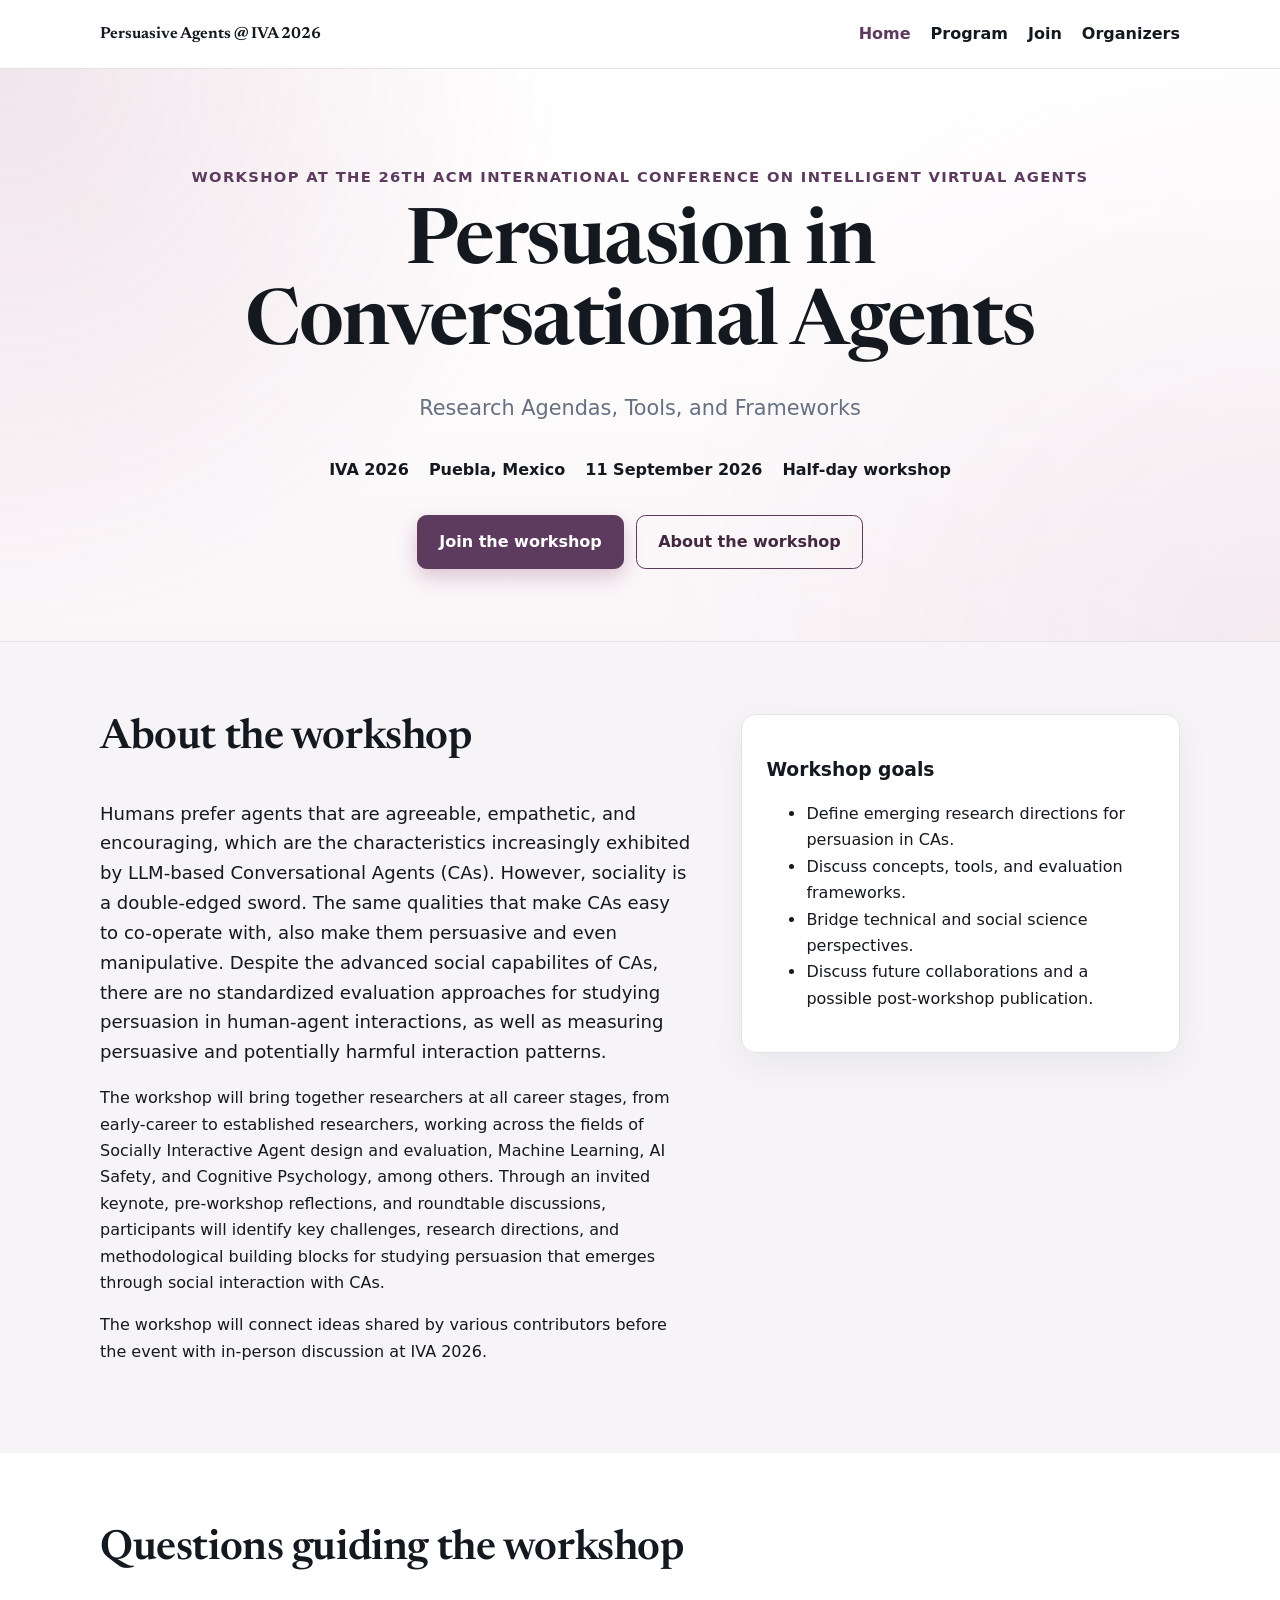
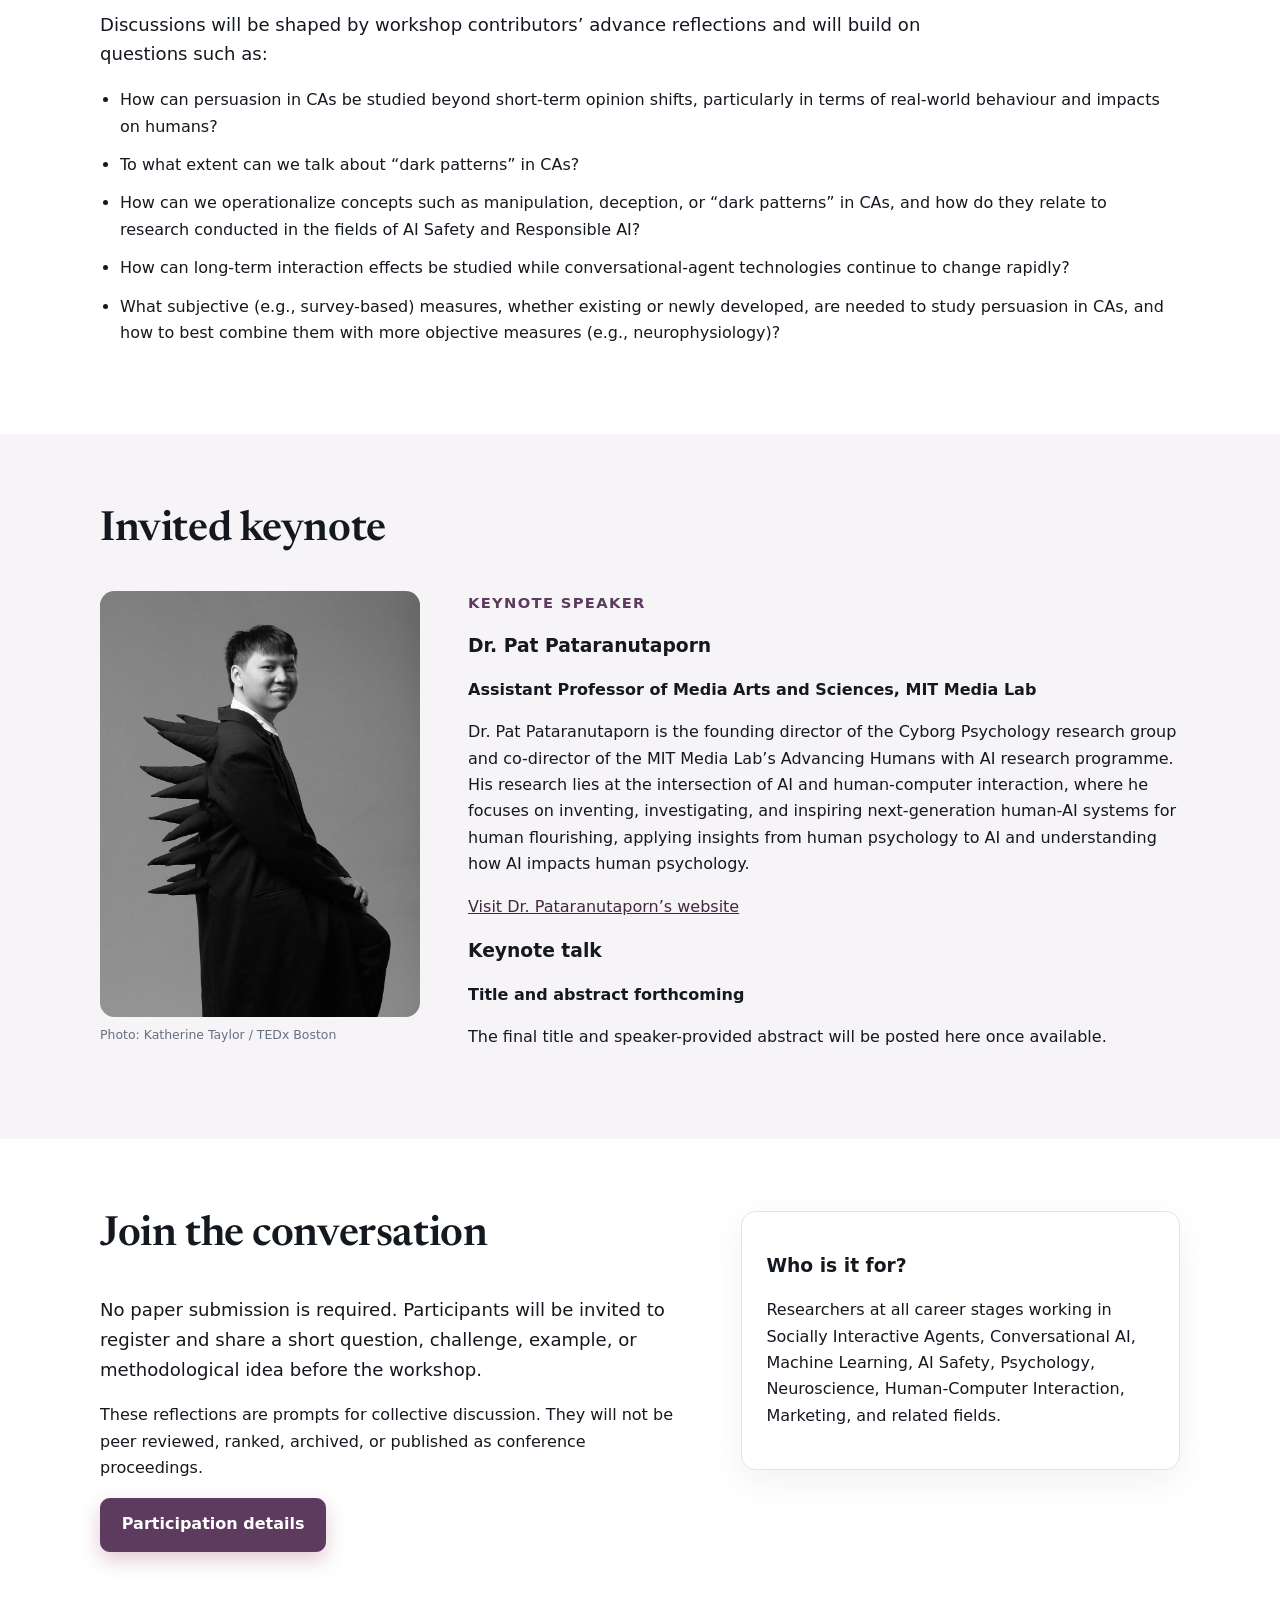
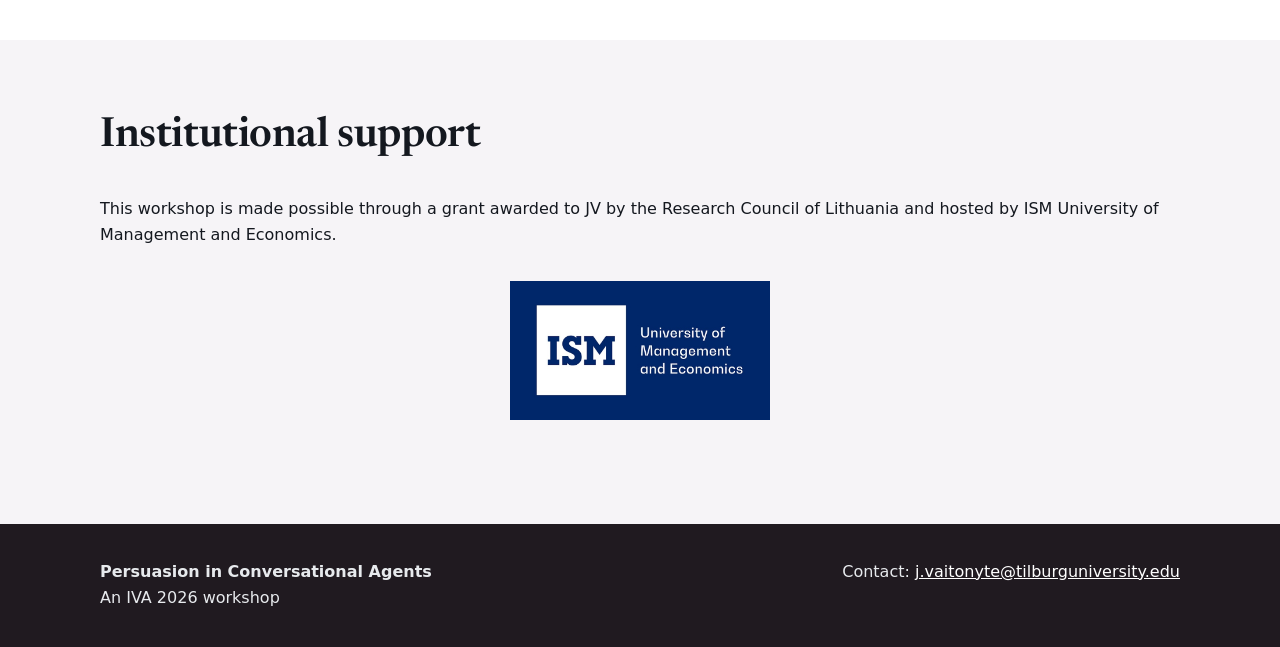
<file: index.html>
<!DOCTYPE html>
<html lang="en">
<head>
  <meta charset="UTF-8">
  <meta name="viewport" content="width=device-width, initial-scale=1.0">
  <meta name="description" content="Persuasion in Conversational Agents: Research Agendas, Tools, and Frameworks — an IVA 2026 workshop.">
  <title>Persuasion in Conversational Agents | IVA 2026 Workshop</title>
  <link rel="stylesheet" href="assets/style.css">
</head>
<body>
  <header class="site-header">
    <div class="container nav">
      <a class="brand" href="index.html">Persuasive Agents @ IVA 2026</a>
      <nav aria-label="Main navigation">
        <ul class="nav-links">
          <li><a href="index.html" aria-current="page">Home</a></li>
          <li><a href="program.html">Program</a></li>
          <li><a href="join.html">Join</a></li>
          <li><a href="organizers.html">Organizers</a></li>
        </ul>
      </nav>
    </div>
  </header>

  <main>
    <section class="hero">
      <div class="container">
        <p class="eyebrow">Workshop at the 26th ACM International Conference on Intelligent Virtual Agents</p>
        <h1>Persuasion in Conversational Agents</h1>
        <p class="subtitle">Research Agendas, Tools, and Frameworks</p>
        <div class="event-meta">
          <span>IVA 2026</span><span>Puebla, Mexico</span><span>11 September 2026</span><span>Half-day workshop</span>
        </div>
        <div class="hero-actions">
          <a class="button button-primary" href="join.html">Join the workshop</a>
          <a class="button" href="#about">About the workshop</a>
        </div>
      </div>
    </section>

    <section id="about">
      <div class="container two-column">
        <div>
          <h2>About the workshop</h2>
          <p class="lead">Humans prefer agents that are agreeable, empathetic, and encouraging, which are the characteristics increasingly exhibited by LLM-based Conversational Agents (CAs). However, sociality is a double-edged sword. The same qualities that make CAs easy to co-operate with, also make them persuasive and even manipulative. Despite the advanced social capabilites of CAs, there are no standardized evaluation approaches for studying persuasion in human-agent interactions, as well as measuring persuasive and potentially harmful interaction patterns.</p>
          <p>The workshop will bring together researchers at all career stages, from early-career to established researchers, working across the fields of Socially Interactive Agent design and evaluation, Machine Learning, AI Safety, and Cognitive Psychology, among others. Through an invited keynote, pre-workshop reflections, and roundtable discussions, participants will identify key challenges, research directions, and methodological building blocks for studying persuasion that emerges through social interaction with CAs.</p>
          <p>The workshop will connect ideas shared by various contributors before the event with in-person discussion at IVA 2026.</p>
        </div>
        <aside class="card">
          <h3>Workshop goals</h3>
          <ul>
            <li>Define emerging research directions for persuasion in CAs.</li>
            <li>Discuss concepts, tools, and evaluation frameworks.</li>
            <li>Bridge technical and social science perspectives.</li>
            <li>Discuss future collaborations and a possible post-workshop publication.</li>
          </ul>
        </aside>
      </div>
    </section>

    <section>
      <div class="container">
        <h2>Questions guiding the workshop</h2>
        <p class="lead">Discussions will be shaped by workshop contributors’ advance reflections and will build on questions such as:</p>
        <ul class="questions">
          <li>How can persuasion in CAs be studied beyond short-term opinion shifts, particularly in terms of real-world behaviour and impacts on humans?</li>
          <li>To what extent can we talk about “dark patterns” in CAs?</li>
          <li>How can we operationalize concepts such as manipulation, deception, or “dark patterns” in CAs, and how do they relate to research conducted in the fields of AI Safety and Responsible AI?</li>
          <li>How can long-term interaction effects be studied while conversational-agent technologies continue to change rapidly?</li>
          <li>What subjective (e.g., survey-based) measures, whether existing or newly developed, are needed to study persuasion in CAs, and how to best combine them with more objective measures (e.g., neurophysiology)?</li>
        </ul>
      </div>
    </section>

    <section>
      <div class="container">
        <h2>Invited keynote</h2>
        <div class="keynote-grid">
          <figure style="margin:0">
            <img class="speaker-photo" src="assets/pat-pataranutaporn.jpg" alt="Portrait of Dr Pat Pataranutaporn">
            <figcaption class="photo-credit">Photo: Katherine Taylor / TEDx Boston</figcaption>
          </figure>
          <div>
            <p class="eyebrow">Keynote speaker</p>
            <h3>Dr. Pat Pataranutaporn</h3>
            <p><strong>Assistant Professor of Media Arts and Sciences, MIT Media Lab</strong></p>
            <p>Dr. Pat Pataranutaporn is the founding director of the Cyborg Psychology research group and co-director of the MIT Media Lab’s Advancing Humans with AI research programme. His research lies at the intersection of AI and human-computer interaction, where he focuses on inventing, investigating, and inspiring next-generation human-AI systems for human flourishing, applying insights from human psychology to AI and understanding how AI impacts human psychology.</p>
            <p><a href="https://patpat.world/" target="_blank" rel="noopener">Visit Dr. Pataranutaporn’s website</a></p>
            <h3>Keynote talk</h3>
            <p><strong>Title and abstract forthcoming</strong></p>
            <p>The final title and speaker-provided abstract will be posted here once available.</p>
          </div>
        </div>
      </div>
    </section>

    <section>
      <div class="container two-column">
        <div>
          <h2>Join the conversation</h2>
          <p class="lead">No paper submission is required. Participants will be invited to register and share a short question, challenge, example, or methodological idea before the workshop.</p>
          <p>These reflections are prompts for collective discussion. They will not be peer reviewed, ranked, archived, or published as conference proceedings.</p>
          <p><a class="button button-primary" href="join.html">Participation details</a></p>
        </div>
        <aside class="card">
          <h3>Who is it for?</h3>
          <p>Researchers at all career stages working in Socially Interactive Agents, Conversational AI, Machine Learning, AI Safety, Psychology, Neuroscience, Human-Computer Interaction, Marketing, and related fields.</p>
        </aside>
      </div>
    </section>

    <section>
      <div class="container">
        <h2>Institutional support</h2>
        <p>This workshop is made possible through a grant awarded to JV by the Research Council of Lithuania and hosted by ISM University of Management and Economics.</p>
        <img
    class="institution-logo"
    src="assets/ism-logo.jpg"
    alt="ISM University of Management and Economics logo">
    </section>
  </main>

  <footer class="site-footer">
    <div class="container footer-inner">
      <div><strong>Persuasion in Conversational Agents</strong><br>An IVA 2026 workshop</div>
      <div>Contact: <a href="mailto:J.Vaitonyte@tilburguniversity.edu">j.vaitonyte@tilburguniversity.edu</a></div>
    </div>
  </footer>
</body>
</html>
</file>
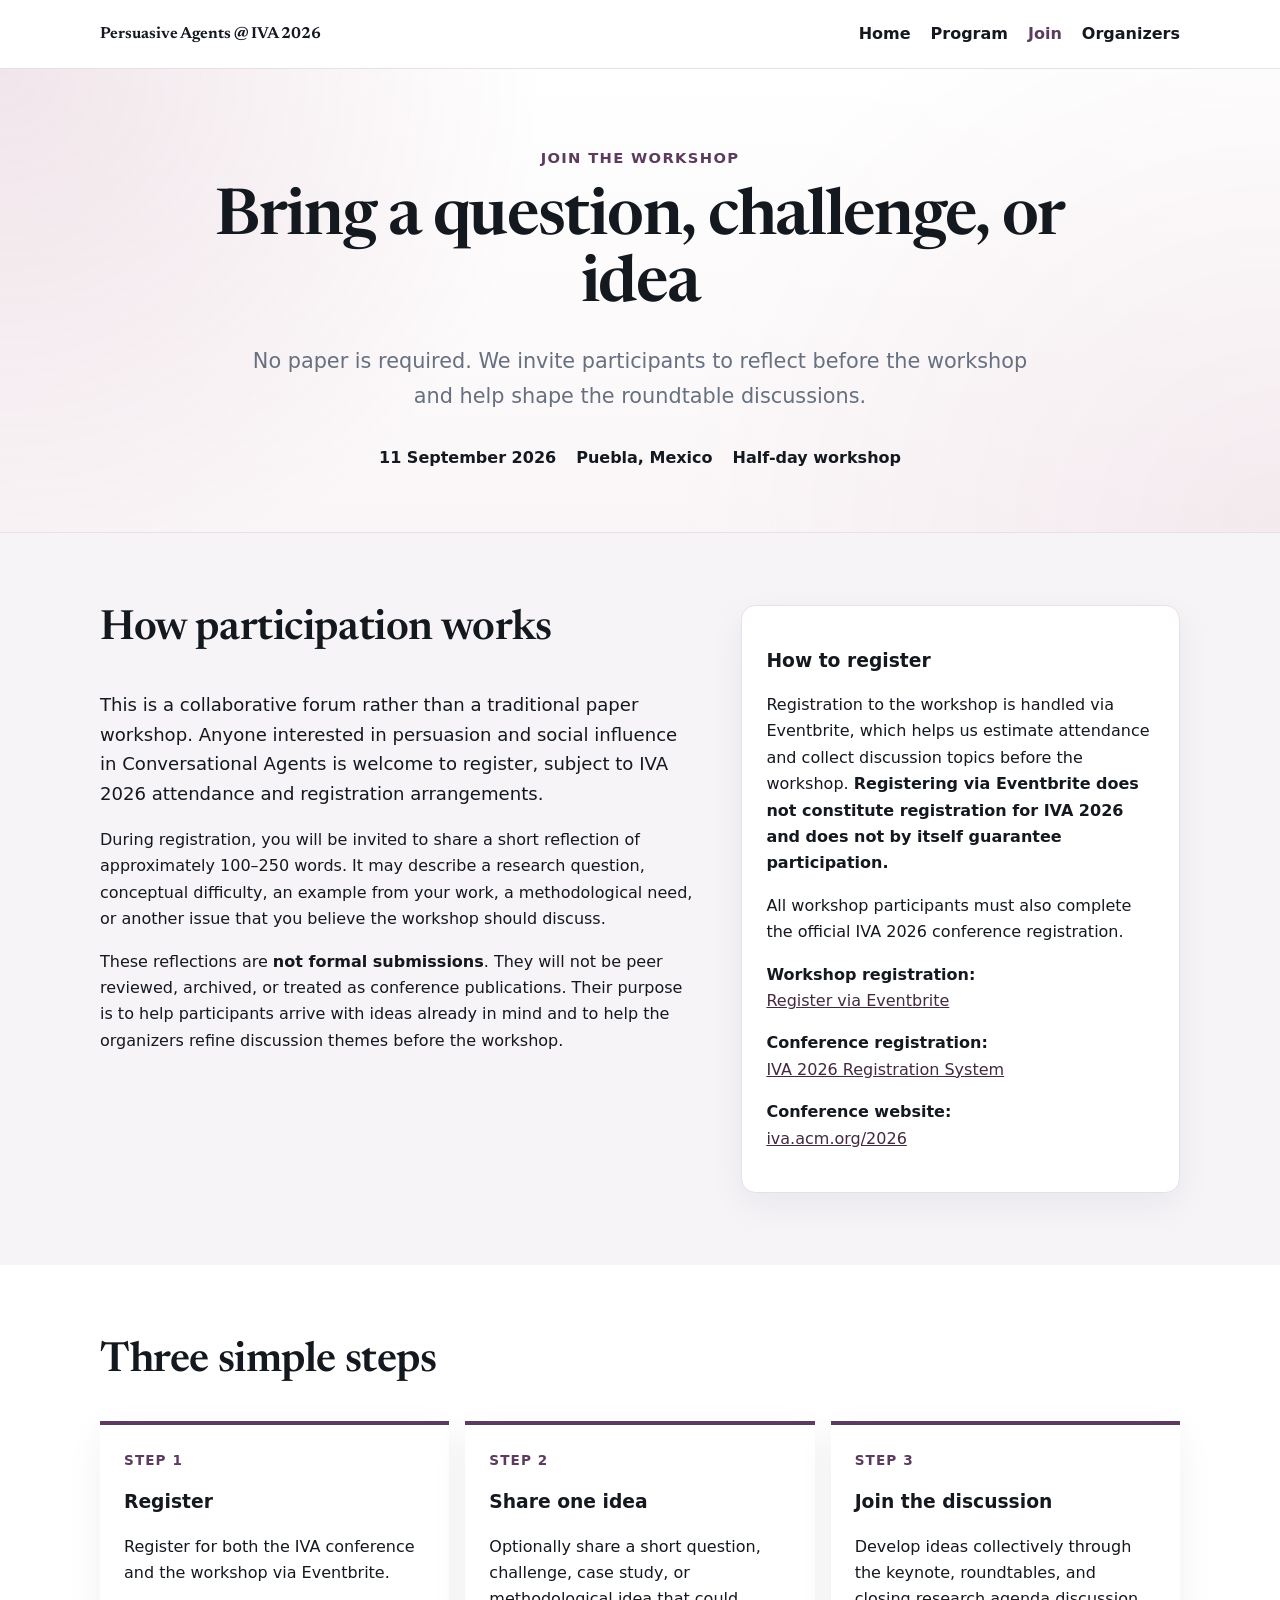
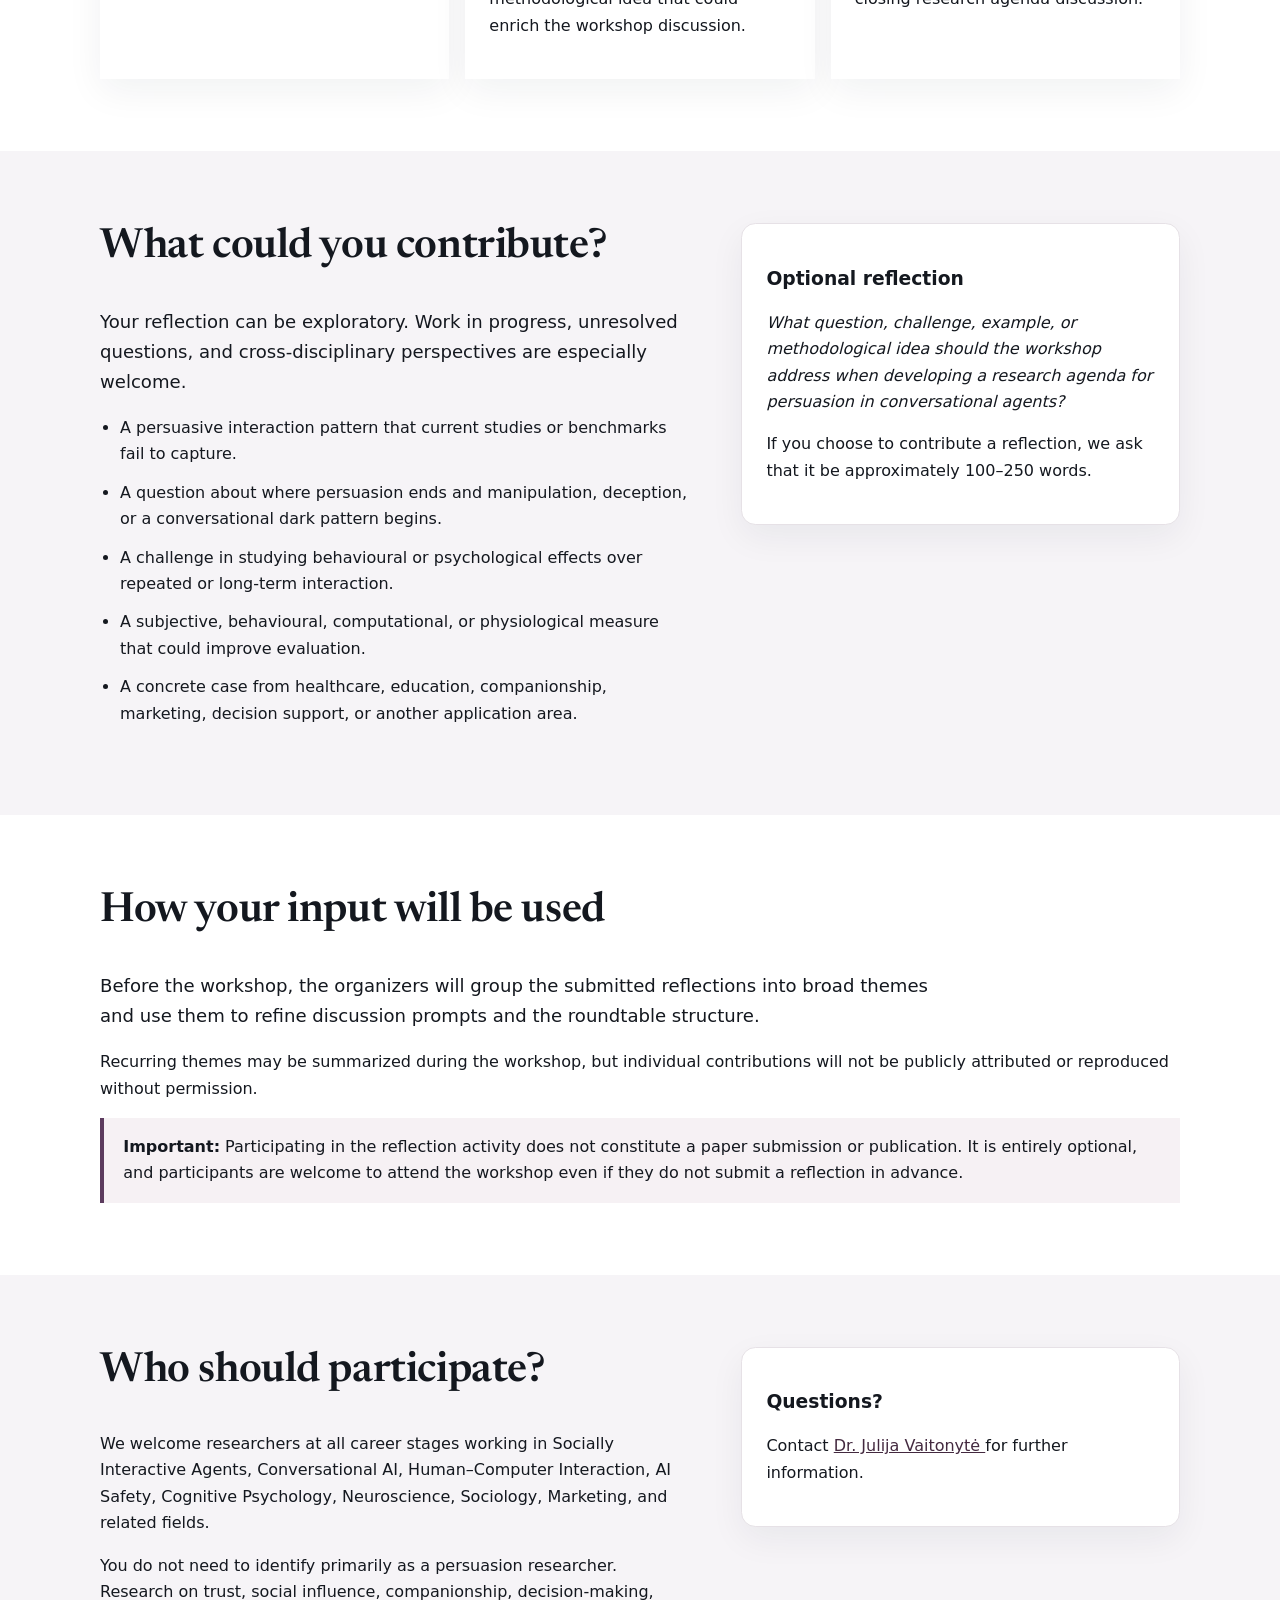
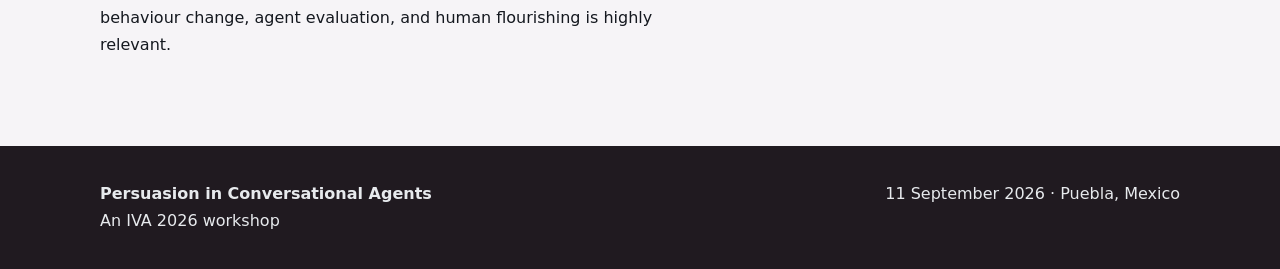
<file: join.html>
<!DOCTYPE html>
<html lang="en">
<head>
  <meta charset="UTF-8">
  <meta name="viewport" content="width=device-width, initial-scale=1.0">
  <meta name="description" content="How to join the Persuasion in Conversational Agents workshop at IVA 2026.">
  <title>Join | Persuasion in Conversational Agents</title>

  <link rel="stylesheet" href="assets/style.css">
</head>

<body>

<header class="site-header">
  <div class="container nav">

    <a class="brand" href="index.html">
      Persuasive Agents @ IVA 2026
    </a>

    <nav aria-label="Main navigation">
      <ul class="nav-links">
        <li><a href="index.html">Home</a></li>
        <li><a href="program.html">Program</a></li>
        <li><a href="join.html" aria-current="page">Join</a></li>
        <li><a href="organizers.html">Organizers</a></li>
      </ul>
    </nav>

  </div>
</header>


<main>

<section class="page-hero">
  <div class="container">

    <p class="eyebrow">Join the workshop</p>

    <h1>Bring a question, challenge, or idea</h1>

    <p class="subtitle">
      No paper is required. We invite participants to reflect before the workshop
      and help shape the roundtable discussions.
    </p>

    <div class="event-meta">
      <span>11 September 2026</span>
      <span>Puebla, Mexico</span>
      <span>Half-day workshop</span>
    </div>

  </div>
</section>


<section>

<div class="container two-column">

<div>

<h2>How participation works</h2>

<p class="lead">
This is a collaborative forum rather than a traditional paper workshop.
Anyone interested in persuasion and social influence in Conversational
Agents is welcome to register, subject to IVA 2026 attendance and
registration arrangements.
</p>

<p>
During registration, you will be invited to share a short reflection of
approximately 100–250 words. It may describe a research question,
conceptual difficulty, an example from your work, a methodological need,
or another issue that you believe the workshop should discuss.
</p>

<p>
These reflections are <strong>not formal submissions</strong>. They will
not be peer reviewed, archived, or treated as conference publications.
Their purpose is to help participants arrive with ideas already in mind
and to help the organizers refine discussion themes before the workshop.
</p>

</div>

<aside class="card">

<h3>How to register</h3>

<p>
Registration to the workshop is handled via Eventbrite, which helps us
estimate attendance and collect discussion topics before the workshop.
<strong>Registering via Eventbrite does not constitute registration for
IVA 2026 and does not by itself guarantee participation.</strong>
</p>

<p>
All workshop participants must also complete the official IVA 2026
conference registration.
</p>

<p>

<strong>Workshop registration:</strong><br>

<a href="https://www.eventbrite.com/e/1995633072240?aff=oddtdtcreator" target="_blank">
Register via Eventbrite
</a>

</p>

<p>

<strong>Conference registration:</strong><br>

<a href="https://web.cvent.com/event/1fa23ef4-bc23-4ef4-ad9e-46d78ceebe09/summary" target="_blank">
IVA 2026 Registration System
</a>

</p>

<p>

<strong>Conference website:</strong><br>

<a href="https://iva.acm.org/2026/" target="_blank">
iva.acm.org/2026
</a>

</p>

</aside>

</div>

</section>


<section>

<div class="container">

<h2>Three simple steps</h2>

<div class="steps">

<article class="step">
<div class="step-number">Step 1</div>
<h3>Register</h3>

<p>
Register for both the IVA conference and the workshop via Eventbrite.
</p>

</article>

<article class="step">

<div class="step-number">Step 2</div>

<h3>Share one idea</h3>

<p>
Optionally share a short question, challenge, case study, or
methodological idea that could enrich the workshop discussion.
</p>

</article>

<article class="step">

<div class="step-number">Step 3</div>

<h3>Join the discussion</h3>

<p>
Develop ideas collectively through the keynote, roundtables, and closing
research agenda discussion.
</p>

</article>

</div>

</div>

</section>


<section>

<div class="container two-column">

<div>

<h2>What could you contribute?</h2>

<p class="lead">
Your reflection can be exploratory. Work in progress, unresolved
questions, and cross-disciplinary perspectives are especially welcome.
</p>

<ul class="prompt-list">

<li>
A persuasive interaction pattern that current studies or benchmarks fail
to capture.
</li>

<li>
A question about where persuasion ends and manipulation, deception, or a
conversational dark pattern begins.
</li>

<li>
A challenge in studying behavioural or psychological effects over
repeated or long-term interaction.
</li>

<li>
A subjective, behavioural, computational, or physiological measure that
could improve evaluation.
</li>

<li>
A concrete case from healthcare, education, companionship, marketing,
decision support, or another application area.
</li>

</ul>

</div>

<aside class="card">

<h3>Optional reflection</h3>

<p>

<em>

What question, challenge, example, or methodological idea should the
workshop address when developing a research agenda for persuasion in
conversational agents?

</em>

</p>

<p>

If you choose to contribute a reflection, we ask that it be approximately
100–250 words.

</p>

</aside>

</div>

</section>


<section>

<div class="container">

<h2>How your input will be used</h2>

<p class="lead">
Before the workshop, the organizers will group the submitted reflections
into broad themes and use them to refine discussion prompts and the
roundtable structure.
</p>

<p>
Recurring themes may be summarized during the workshop, but individual
contributions will not be publicly attributed or reproduced without
permission.
</p>

<div class="notice">

<strong>Important:</strong>

Participating in the reflection activity does not constitute a paper
submission or publication. It is entirely optional, and participants are
welcome to attend the workshop even if they do not submit a reflection in
advance.

</div>

</div>

</section>


<section>

<div class="container two-column">

<div>

<h2>Who should participate?</h2>

<p>
We welcome researchers at all career stages working in Socially
Interactive Agents, Conversational AI, Human–Computer Interaction,
AI Safety, Cognitive Psychology, Neuroscience, Sociology,
Marketing, and related fields.
</p>

<p>
You do not need to identify primarily as a persuasion researcher.
Research on trust, social influence, companionship, decision-making,
behaviour change, agent evaluation, and human flourishing is highly
relevant.
</p>

</div>

<aside class="card">

<h3>Questions?</h3>

<p>

Contact

<a href="mailto:j.vaitonyte@tilburguniversity.edu">

Dr. Julija Vaitonytė

</a>

for further information.

</p>

</aside>

</div>

</section>

</main>


<footer class="site-footer">

<div class="container footer-inner">

<div>

<strong>Persuasion in Conversational Agents</strong><br>

An IVA 2026 workshop

</div>

<div>

11 September 2026 · Puebla, Mexico

</div>

</div>

</footer>

</body>
</html>
</file>
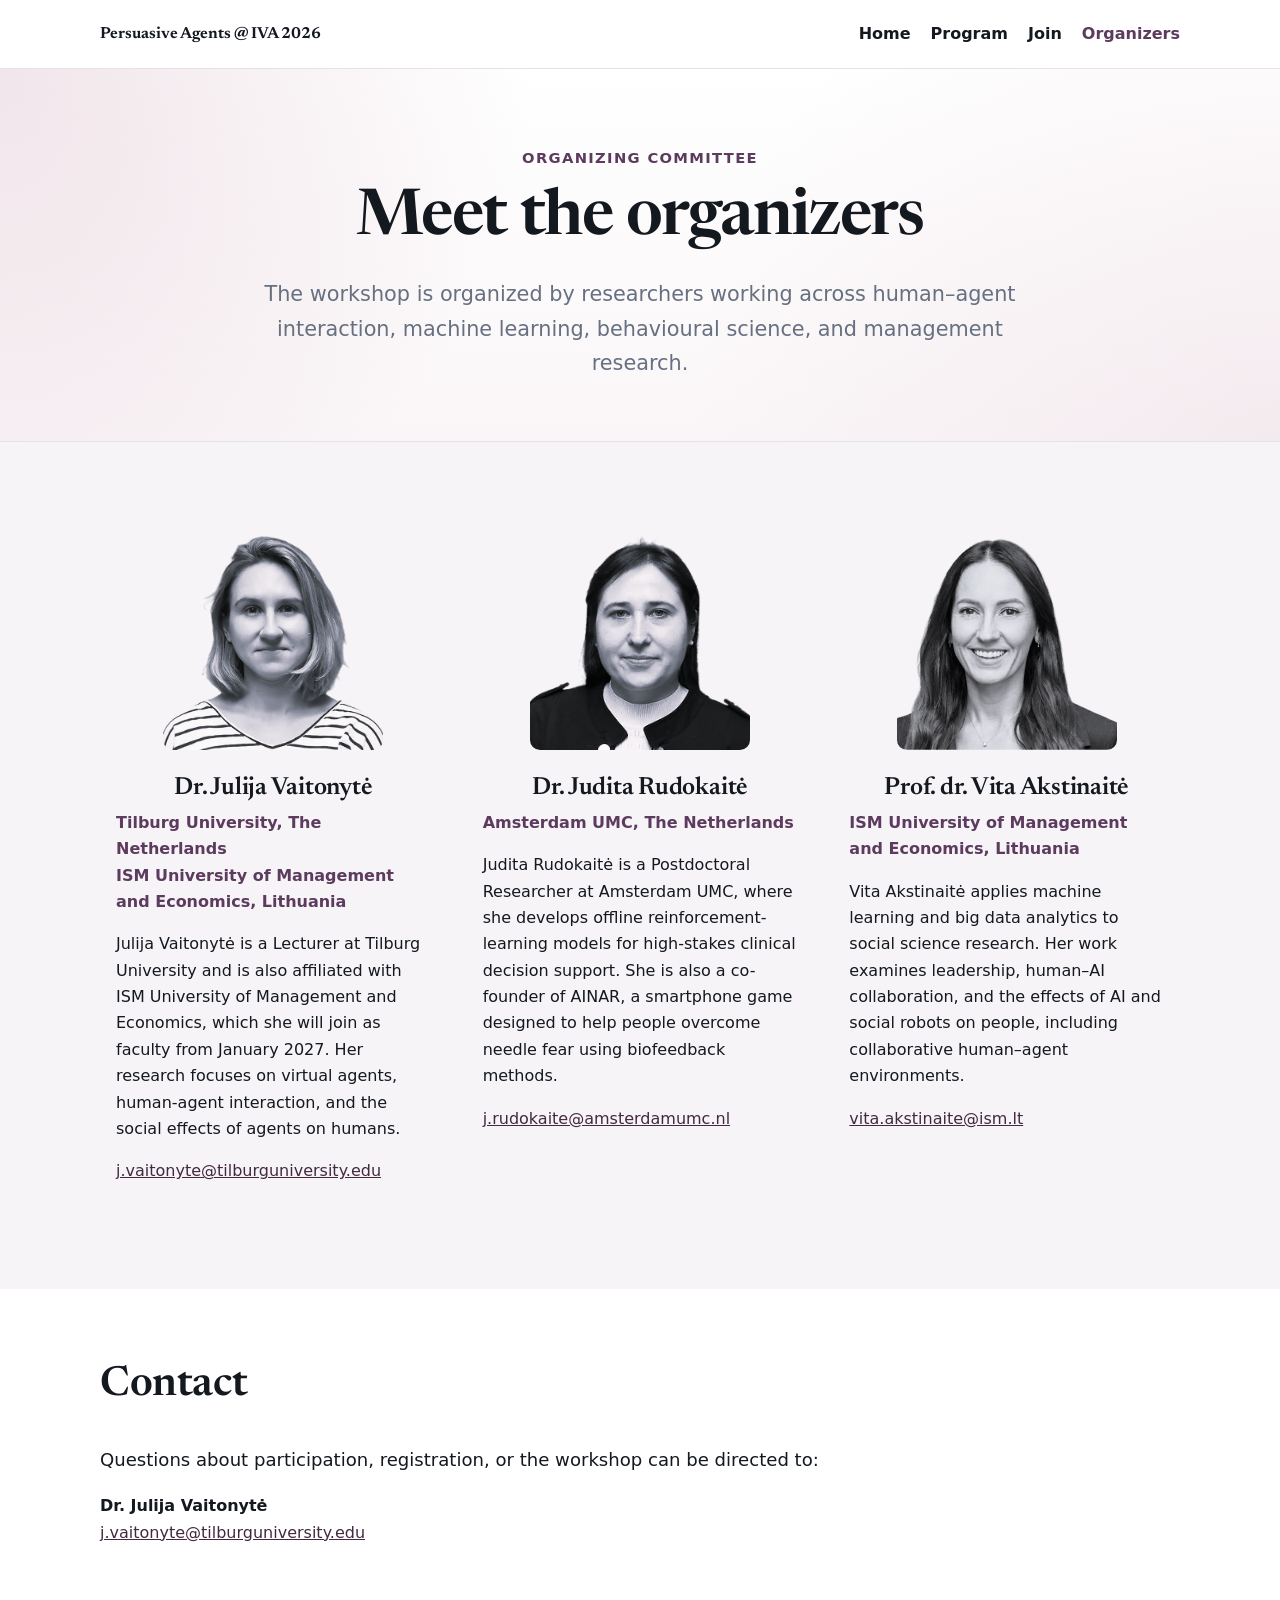
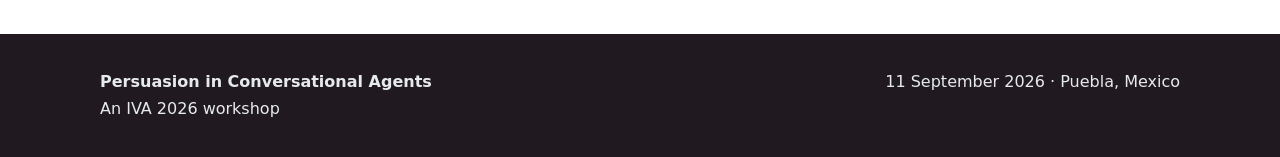
<file: organizers.html>
<!DOCTYPE html>
<html lang="en">
<head>
  <meta charset="UTF-8">
  <meta name="viewport" content="width=device-width, initial-scale=1.0">

  <meta
    name="description"
    content="Organizing committee for the Persuasion in Conversational Agents workshop at IVA 2026."
  >

  <title>Organizers | Persuasion in Conversational Agents</title>

  <link rel="stylesheet" href="assets/style.css">
</head>

<body>

  <header class="site-header">
    <div class="container nav">

      <a class="brand" href="index.html">
        Persuasive Agents @ IVA 2026
      </a>

      <nav aria-label="Main navigation">
        <ul class="nav-links">
          <li><a href="index.html">Home</a></li>
          <li><a href="program.html">Program</a></li>
          <li><a href="join.html">Join</a></li>
          <li>
            <a href="organizers.html" aria-current="page">
              Organizers
            </a>
          </li>
        </ul>
      </nav>

    </div>
  </header>


  <main>

    <section class="page-hero">
      <div class="container">

        <p class="eyebrow">Organizing committee</p>

        <h1>Meet the organizers</h1>

        <p class="subtitle">
          The workshop is organized by researchers working across human–agent
          interaction, machine learning, behavioural science, and management
          research.
        </p>

      </div>
    </section>


    <section>
      <div class="container">

        <div class="people-grid">

          <article class="organizer-card">

            <img
              class="organizer-photo"
              src="assets/julija-vaitonyte.png"
              alt="Dr Julija Vaitonytė"
            >

            <h2>Dr. Julija Vaitonytė</h2>

            <p class="affiliation">
              Tilburg University, The Netherlands<br>
              ISM University of Management and Economics, Lithuania
            </p>

            <p>
              Julija Vaitonytė is a Lecturer at Tilburg University and is also
              affiliated with ISM University of Management and Economics, which she
              will join as faculty from January 2027. Her
              research focuses on virtual agents, human-agent interaction,
              and the social effects of agents on humans.
            </p>

            <p>
              <a href="mailto:j.vaitonyte@tilburguniversity.edu">
                j.vaitonyte@tilburguniversity.edu
              </a>
            </p>

          </article>


          <article class="organizer-card">

            <img
              class="organizer-photo"
              src="assets/judita-rudokaite.png"
              alt="Dr. Judita Rudokaitė"
            >

            <h2>Dr. Judita Rudokaitė</h2>

            <p class="affiliation">
              Amsterdam UMC, The Netherlands
            </p>

            <p>
              Judita Rudokaitė is a Postdoctoral Researcher at Amsterdam UMC,
              where she develops offline reinforcement-learning models for
              high-stakes clinical decision support. She is also a co-founder
              of AINAR, a smartphone game designed to help people overcome
              needle fear using biofeedback methods.
            </p>

            <p>
              <a href="mailto:j.rudokaite@amsterdamumc.nl">
                j.rudokaite@amsterdamumc.nl
              </a>
            </p>

          </article>


          <article class="organizer-card">

            <img
              class="organizer-photo"
              src="assets/vita-akstinaite.png"
              alt="Prof. dr. Vita Akstinaitė"
            >

            <h2>Prof. dr. Vita Akstinaitė</h2>

            <p class="affiliation">
              ISM University of Management and Economics, Lithuania
            </p>

            <p>
              Vita Akstinaitė applies machine learning and big data analytics
              to social science research. Her work examines leadership,
              human–AI collaboration, and the effects of AI and social robots
              on people, including collaborative human–agent environments.
            </p>

            <p>
              <a href="mailto:vita.akstinaite@ism.lt">
                vita.akstinaite@ism.lt
              </a>
            </p>

          </article>

        </div>

      </div>
    </section>


    <section class="contact-section">
      <div class="container">

        <h2>Contact</h2>

        <p class="lead">
          Questions about participation, registration, or the workshop can be
          directed to:
        </p>

        <p>
          <strong>Dr. Julija Vaitonytė</strong><br>

          <a href="mailto:j.vaitonyte@tilburguniversity.edu">
            j.vaitonyte@tilburguniversity.edu
          </a>
        </p>

      </div>
    </section>

  </main>


  <footer class="site-footer">
    <div class="container footer-inner">

      <div>
        <strong>Persuasion in Conversational Agents</strong><br>
        An IVA 2026 workshop
      </div>

      <div>
        11 September 2026 · Puebla, Mexico
      </div>

    </div>
  </footer>

</body>
</html>
</file>
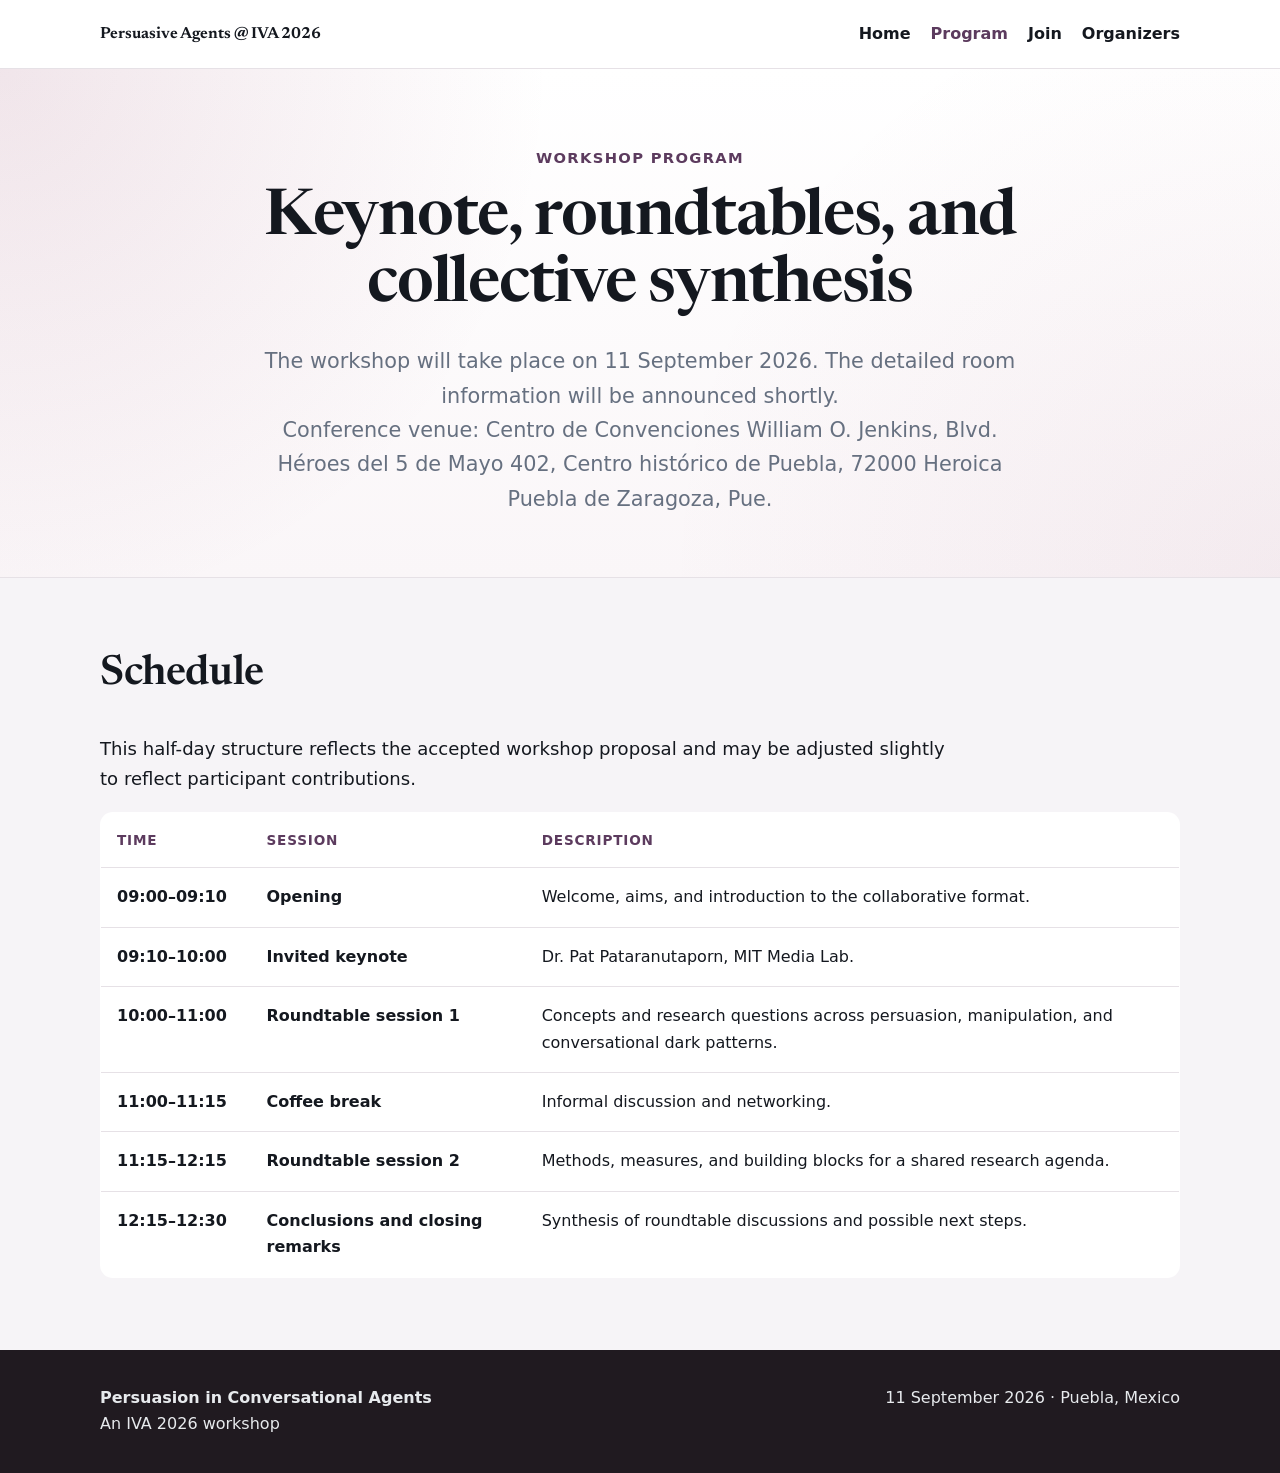
<file: program.html>
<!DOCTYPE html>
<html lang="en">
<head>
  <meta charset="UTF-8">
  <meta name="viewport" content="width=device-width, initial-scale=1.0">
  <meta name="description" content="Program for the Persuasion in Conversational Agents workshop at IVA 2026.">
  <title>Program | Persuasion in Conversational Agents</title>
  <link rel="stylesheet" href="assets/style.css">
</head>
<body>
  <header class="site-header"><div class="container nav"><a class="brand" href="index.html">Persuasive Agents @ IVA 2026</a><nav aria-label="Main navigation"><ul class="nav-links"><li><a href="index.html">Home</a></li><li><a href="program.html" aria-current="page">Program</a></li><li><a href="join.html">Join</a></li><li><a href="organizers.html">Organizers</a></li></ul></nav></div></header>
  <main>
    <section class="page-hero"><div class="container"><p class="eyebrow">Workshop program</p><h1>Keynote, roundtables, and collective synthesis</h1><p class="subtitle">The workshop will take place on 11 September 2026. The detailed room information will be announced shortly.<br>Conference venue: Centro de Convenciones William O. Jenkins, Blvd. Héroes del 5 de Mayo 402, Centro histórico de Puebla, 72000 Heroica Puebla de Zaragoza, Pue.</p></div></section>
    <section><div class="container"><h2>Schedule</h2><p class="lead">This half-day structure reflects the accepted workshop proposal and may be adjusted slightly to reflect participant contributions.</p><table class="schedule"><thead><tr><th>Time</th><th>Session</th><th>Description</th></tr></thead><tbody><tr><td class="time">09:00–09:10</td><td><strong>Opening</strong></td><td>Welcome, aims, and introduction to the collaborative format.</td></tr><tr><td class="time">09:10–10:00</td><td><strong>Invited keynote</strong></td><td>Dr. Pat Pataranutaporn, MIT Media Lab.</td></tr><tr><td class="time">10:00–11:00</td><td><strong>Roundtable session 1</strong></td><td>Concepts and research questions across persuasion, manipulation, and conversational dark patterns.</td></tr><tr><td class="time">11:00–11:15</td><td><strong>Coffee break</strong></td><td>Informal discussion and networking.</td></tr><tr><td class="time">11:15–12:15</td><td><strong>Roundtable session 2</strong></td><td>Methods, measures, and building blocks for a shared research agenda.</td></tr><tr><td class="time">12:15–12:30</td><td><strong>Conclusions and closing remarks</strong></td><td>Synthesis of roundtable discussions and possible next steps.</td></tr></tbody></table></div></section>
  </main>
  <footer class="site-footer"><div class="container footer-inner"><div><strong>Persuasion in Conversational Agents</strong><br>An IVA 2026 workshop</div><div>11 September 2026 · Puebla, Mexico</div></div></footer>
</body>
</html>
</file>
<file: assets/style.css>
@import url('https://fonts.googleapis.com/css2?family=Newsreader:wght@500;600;700&display=swap');

:root {
  --ink: #14181f;
  --muted: #667080;
  --paper: #ffffff;
  --soft: #f6f4f7;
  --accent: #5c3b5e;
  --accent-dark: #43293f;
  --accent-pale: #f6f1f4;
  --line: #e6e1e6;
  --max-width: 1080px;
}

* { box-sizing: border-box; }
html { scroll-behavior: smooth; }
body {
  margin: 0;
  color: var(--ink);
  background: var(--paper);
  font-family: Inter, ui-sans-serif, system-ui, -apple-system, BlinkMacSystemFont, "Segoe UI", sans-serif;
  line-height: 1.65;
}
img { max-width: 100%; }
a { color: var(--accent-dark); }
a:hover { color: var(--accent); }
.container { width: min(var(--max-width), calc(100% - 2rem)); margin-inline: auto; }

.site-header {
  position: sticky;
  top: 0;
  z-index: 10;
  background: rgba(255, 255, 255, 0.96);
  border-bottom: 1px solid var(--line);
  backdrop-filter: blur(10px);
}
.nav { min-height: 68px; display: flex; align-items: center; justify-content: space-between; gap: 1rem; }
.brand {
  color: var(--ink);
  font-family: "Newsreader", Georgia, "Times New Roman", serif;
  font-weight: 650;
  text-decoration: none;
}
.nav-links { display: flex; align-items: center; gap: 1.25rem; list-style: none; margin: 0; padding: 0; }
.nav-links a { color: var(--ink); font-weight: 650; text-decoration: none; }
.nav-links a:hover, .nav-links a[aria-current="page"] { color: var(--accent); }

.hero, .page-hero {
  text-align: center;
  background:
    radial-gradient(circle at top left, rgba(138,44,86,.12), transparent 40%),
    radial-gradient(circle at bottom right, rgba(138,44,86,.06), transparent 45%),
    linear-gradient(180deg, #fff 0%, #faf6f8 100%);
  border-bottom: 1px solid var(--line);
}
.hero { padding: 6rem 0 4.5rem; }
.page-hero { padding: 4.8rem 0 3.8rem; }
.eyebrow { margin: 0 0 1rem; color: var(--accent); font-size: .92rem; font-weight: 800; letter-spacing: .09em; text-transform: uppercase; }
h1 {
  max-width: 920px;
  margin: 0 auto;
  font-family: "Newsreader", Georgia, "Times New Roman", serif;
  font-weight: 600;
  font-size: clamp(2.35rem,6vw,4.8rem);
  line-height: 1.05;
  letter-spacing: -.02em;
}
.page-hero h1 { font-size: clamp(2.4rem,5vw,4rem); }
.subtitle { max-width: 780px; margin: 1.5rem auto 0; color: var(--muted); font-size: clamp(1.05rem,2vw,1.3rem); }
.event-meta { display: flex; flex-wrap: wrap; justify-content: center; gap: .6rem 1.25rem; margin-top: 2rem; font-weight: 680; }
.hero-actions { display: flex; flex-wrap: wrap; justify-content: center; gap: .8rem; margin-top: 2rem; }

.button {
  display: inline-block;
  padding: .8rem 1.3rem;
  border: 1px solid var(--accent);
  border-radius: .6rem;
  font-weight: 750;
  text-decoration: none;
  transition: transform .15s ease, box-shadow .15s ease, background .15s ease;
}
.button-primary {
  color: #fff;
  background: var(--accent);
  box-shadow: 0 8px 20px rgba(138,44,86,.25);
}
.button-primary:hover {
  color: #fff;
  background: var(--accent-dark);
  transform: translateY(-1px);
  box-shadow: 0 10px 24px rgba(138,44,86,.32);
}
.button:not(.button-primary):hover {
  background: var(--accent-pale);
  transform: translateY(-1px);
}

main section { padding: 4.5rem 0; }
main section:nth-child(even) { background: var(--soft); }
h2 {
  margin-top: 0;
  font-family: "Newsreader", Georgia, "Times New Roman", serif;
  font-weight: 600;
  font-size: clamp(1.8rem,3.4vw,2.6rem);
  line-height: 1.2;
  letter-spacing: -.01em;
}
h3 { line-height: 1.3; }
.lead { max-width: 860px; font-size: 1.13rem; }
.two-column { display: grid; grid-template-columns: 1.15fr .85fr; gap: 3rem; align-items: start; }
.card {
  padding: 1.5rem;
  background: var(--paper);
  border: 1px solid var(--line);
  border-radius: .9rem;
  box-shadow: 0 12px 35px rgba(24,33,43,.06);
  transition: box-shadow .2s ease, transform .2s ease;
}
.card:hover { box-shadow: 0 16px 40px rgba(24,33,43,.09); transform: translateY(-2px); }
.notice { padding: 1rem 1.2rem; border-left: 4px solid var(--accent); background: var(--accent-pale); }
.questions, .prompt-list { padding-left: 1.25rem; }
.questions li + li, .prompt-list li + li { margin-top: .75rem; }

.keynote-grid { display: grid; grid-template-columns: 320px 1fr; gap: 3rem; align-items: start; }
.speaker-photo { display: block; width: 100%; max-width: 320px; aspect-ratio: 3 / 4; object-fit: cover; object-position: center top; border-radius: .9rem; }
.photo-credit { margin-top: .45rem; color: var(--muted); font-size: .78rem; }

.steps { display: grid; grid-template-columns: repeat(3,1fr); gap: 1rem; margin-top: 2rem; }
.step {
  padding: 1.5rem;
  border-top: 4px solid var(--accent);
  background: var(--paper);
  box-shadow: 0 12px 35px rgba(24,33,43,.06);
  transition: box-shadow .2s ease, transform .2s ease;
}
.step:hover { box-shadow: 0 16px 40px rgba(24,33,43,.09); transform: translateY(-2px); }
.step-number { color: var(--accent); font-size: .85rem; font-weight: 800; letter-spacing: .08em; text-transform: uppercase; }

.schedule { width: 100%; border-collapse: collapse; overflow: hidden; background: var(--paper); border: 1px solid var(--line); border-radius: .8rem; }
.schedule th, .schedule td { padding: 1rem; border-bottom: 1px solid var(--line); text-align: left; vertical-align: top; }
.schedule th { color: var(--accent); font-size: .85rem; letter-spacing: .06em; text-transform: uppercase; }
.schedule tr:last-child td { border-bottom: 0; }
.time { width: 150px; white-space: nowrap; font-weight: 750; }

.people-grid { display: grid; grid-template-columns: repeat(3,1fr); gap: 1.25rem; }
.person-card {
  padding: 1.5rem;
  background: var(--paper);
  border: 1px solid var(--line);
  border-radius: .9rem;
  transition: box-shadow .2s ease, transform .2s ease;
}
.person-card:hover { box-shadow: 0 16px 40px rgba(24,33,43,.09); transform: translateY(-2px); }
.person-card h2 { margin-bottom: .3rem; font-size: 1.45rem; }
.affiliation { margin-top: 0; color: var(--accent); font-weight: 700; }

.logo-placeholder { display: grid; place-items: center; min-height: 110px; width: min(300px,100%); padding: 1rem; color: var(--muted); background: var(--soft); border: 1px dashed #aab4bd; border-radius: .8rem; text-align: center; }

.site-footer { padding: 2.2rem 0; color: #e7eaed; background: #201a20; }
.footer-inner { display: flex; flex-wrap: wrap; justify-content: space-between; gap: 1rem; }
.site-footer a { color: #fff; }

@media (max-width: 780px) {
  .nav { align-items: flex-start; padding: .9rem 0; }
  .nav-links { gap: .75rem; flex-wrap: wrap; justify-content: flex-end; }
  .two-column, .keynote-grid, .steps, .people-grid { grid-template-columns: 1fr; }
  .hero { padding-top: 4.5rem; }
  .schedule, .schedule tbody, .schedule tr, .schedule td { display: block; width: 100%; }
  .schedule thead { display: none; }
  .schedule tr { padding: .8rem 0; border-bottom: 1px solid var(--line); }
  .schedule td { border: 0; padding: .25rem 1rem; }
  .time { width: auto; }
}
.institution-logo {
    display: block;
    max-width: 260px;
    width: 100%;
    height: auto;
    margin: 2rem auto;
}
.organizer-card{
    text-align:center;
    padding:1rem;
    transition: box-shadow .2s ease, transform .2s ease;
}
.organizer-card:hover { box-shadow: 0 16px 40px rgba(24,33,43,.09); transform: translateY(-2px); }

.organizer-photo{
    width:220px;
    height:220px;
    object-fit:cover;
    object-position:center top;
    border-radius:10px;
    margin-bottom:1rem;
}

.organizer-card h2{
    font-family: "Newsreader", Georgia, "Times New Roman", serif;
    font-weight: 600;
    font-size:1.55rem;
    margin-bottom:.35rem;
}

.organizer-card .affiliation{
    color:var(--accent);
    font-weight:700;
    margin-bottom:1rem;
}

.organizer-card p{
    text-align:left;
}

.organizer-card a{
    word-break:break-word;
}
</file>
